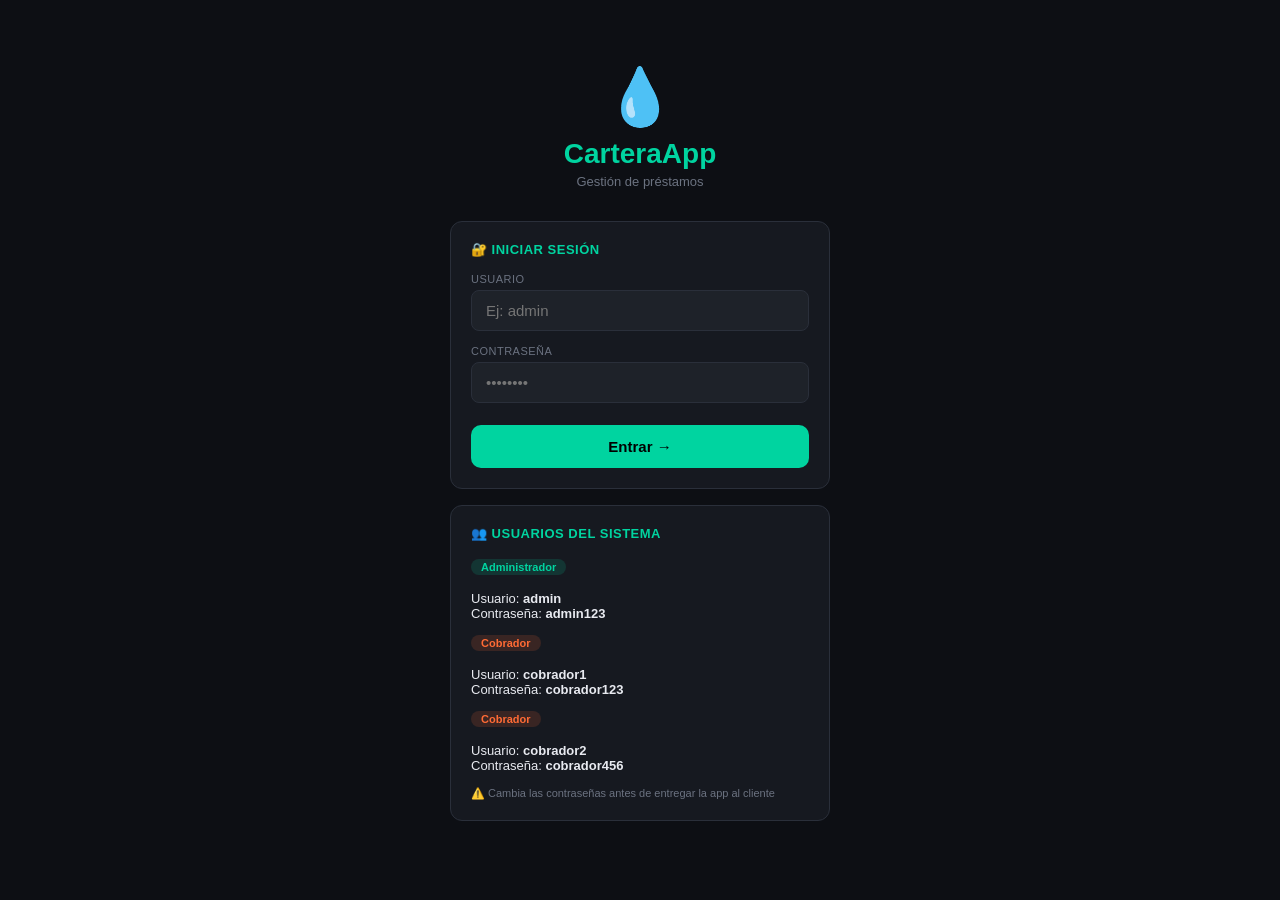
<file: index.html>
<!DOCTYPE html>
<html lang="es">
<head>
  <meta charset="UTF-8">
  <meta name="viewport" content="width=device-width, initial-scale=1.0">
  <title>CarteraApp – Nuevo Préstamo</title>

  <!-- Conectamos el archivo CSS externo -->
  <link rel="stylesheet" href="style.css">
  <link rel="manifest" href="manifest.json">
<meta name="theme-color" content="#00d4a0">
</head>

<body>

  <!-- ENCABEZADO -->
  <div class="header">
    <h1>💧 CarteraApp</h1>
    <span class="header-sub">Nuevo préstamo</span>
  </div>

  <div class="container">

    <!-- FORMULARIO -->
    <div class="card">
      <h2>💰 Registrar préstamo</h2>

      <div class="campo">
        <label>Nombre del cliente</label>
        <input type="text" id="nombreCliente" placeholder="Ej: María González">
      </div>

      <div class="campo">
        <label>Teléfono</label>
        <input type="tel" id="telefono" placeholder="Ej: 311 234 5678">
      </div>

      <div class="campo">
        <label>Dirección / Barrio</label>
        <input type="text" id="direccion" placeholder="Ej: Cra 15 #42-10, Barrio Cuba">
      </div>

      <div class="campo">
        <label>Monto del préstamo ($)</label>
        <input type="number" id="monto" placeholder="Ej: 500000" oninput="calcular()">
      </div>

      <div class="campo">
        <label>Plazo (días)</label>
        <input type="number" id="plazo" placeholder="Ej: 30" oninput="calcular()">
      </div>

      <div class="campo">
        <label>Tasa de interés mensual (%)</label>
        <input type="number" id="tasa" placeholder="Ej: 5" oninput="calcular()">
      </div>

      <!-- CALCULADORA -->
      <div class="resultado-box">
        <div class="resultado-fila">
          <span class="etiqueta">Monto prestado</span>
          <span class="valor" id="r-monto">—</span>
        </div>
        <div class="resultado-fila">
          <span class="etiqueta">Interés generado</span>
          <span class="valor naranja" id="r-interes">—</span>
        </div>
        <div class="resultado-fila">
          <span class="etiqueta">Total a devolver</span>
          <span class="valor verde" id="r-total">—</span>
        </div>
        <div class="resultado-fila">
          <span class="etiqueta">Cuota diaria</span>
          <span class="valor grande" id="r-cuota">—</span>
        </div>
      </div>

      <button class="btn btn-verde" onclick="guardarPrestamo()">
        Guardar préstamo →
      </button>

      <div class="mensaje mensaje-exito" id="mensajeExito">
        ✅ ¡Préstamo guardado correctamente!
      </div>
    </div>

    <!-- LISTA DE PRÉSTAMOS -->
    <div class="card">
      <h2>📋 Préstamos registrados</h2>
      <div id="listaPrestamos">
        <div class="vacio">
          <div class="vacio-icono">📭</div>
          Aún no hay préstamos guardados
        </div>
      </div>
    </div>

  </div>

  <!-- MENÚ INFERIOR DE NAVEGACIÓN -->
  <nav class="menu-inferior">
  <a href="index.html" class="menu-item activo">
    <span class="icono">💰</span>
    Préstamos
  </a>
  <a href="cobros.html" class="menu-item">
    <span class="icono">📅</span>
    Cobros
  </a>
  <a href="reportes.html" class="menu-item">
    <span class="icono">📈</span>
    Reportes
  </a>
  <a href="cobradores.html" class="menu-item">
    <span class="icono">👷</span>
    Equipo
  </a>
</nav>

  <script>
    var sesion = JSON.parse(localStorage.getItem('sesion') || 'null');
if (!sesion) window.location.href = 'login.html';
if (sesion && sesion.rol !== 'admin') window.location.href = 'cobros.html';
    function calcular() {
      var monto = parseFloat(document.getElementById('monto').value) || 0;
      var plazo = parseFloat(document.getElementById('plazo').value) || 0;
      var tasa  = parseFloat(document.getElementById('tasa').value)  || 0;

      var interes = monto * (tasa / 100);
      var total   = monto + interes;
      var cuota   = plazo > 0 ? total / plazo : 0;

      document.getElementById('r-monto').textContent   = formatoPeso(monto);
      document.getElementById('r-interes').textContent = formatoPeso(interes);
      document.getElementById('r-total').textContent   = formatoPeso(total);
      document.getElementById('r-cuota').textContent   = formatoPeso(cuota);
    }

    function formatoPeso(numero) {
      if (numero === 0) return '—';
      return '$' + Math.round(numero).toLocaleString('es-CO');
    }

    function guardarPrestamo() {
      var nombre    = document.getElementById('nombreCliente').value.trim();
      var tel       = document.getElementById('telefono').value.trim();
      var direccion = document.getElementById('direccion').value.trim();
      var monto     = parseFloat(document.getElementById('monto').value) || 0;
      var plazo     = parseFloat(document.getElementById('plazo').value) || 0;
      var tasa      = parseFloat(document.getElementById('tasa').value)  || 0;

      if (nombre === '') { alert('Escribe el nombre del cliente.'); return; }
      if (monto <= 0 || plazo <= 0 || tasa <= 0) { alert('Completa monto, plazo y tasa.'); return; }

      var interes = monto * (tasa / 100);
      var total   = monto + interes;
      var cuota   = total / plazo;

      // Cada préstamo tiene un ID único basado en la fecha exacta
      var nuevoPrestamo = {
        id:        Date.now(),
        nombre:    nombre,
        telefono:  tel,
        direccion: direccion,
        monto:     monto,
        plazo:     plazo,
        tasa:      tasa,
        total:     total,
        cuota:     cuota,
        pagos:     0,        // cuántas cuotas ha pagado
        fecha:     new Date().toLocaleDateString('es-CO')
      };

      var listado = obtenerPrestamos();
      listado.push(nuevoPrestamo);
      localStorage.setItem('prestamos', JSON.stringify(listado));

      // Mostrar éxito y limpiar
      var msg = document.getElementById('mensajeExito');
      msg.style.display = 'block';
      setTimeout(function() { msg.style.display = 'none'; }, 3000);

      document.getElementById('nombreCliente').value = '';
      document.getElementById('telefono').value = '';
      document.getElementById('direccion').value = '';
      document.getElementById('monto').value = '';
      document.getElementById('plazo').value = '';
      document.getElementById('tasa').value = '';
      document.getElementById('r-monto').textContent   = '—';
      document.getElementById('r-interes').textContent = '—';
      document.getElementById('r-total').textContent   = '—';
      document.getElementById('r-cuota').textContent   = '—';

      mostrarPrestamos();
    }

    // Función reutilizable para leer préstamos guardados
    function obtenerPrestamos() {
      var guardados = localStorage.getItem('prestamos');
      return guardados ? JSON.parse(guardados) : [];
    }

    function mostrarPrestamos() {
      var listado    = obtenerPrestamos();
      var contenedor = document.getElementById('listaPrestamos');

      if (listado.length === 0) {
        contenedor.innerHTML = '<div class="vacio"><div class="vacio-icono">📭</div>Aún no hay préstamos guardados</div>';
        return;
      }

      var html = '';
      for (var i = 0; i < listado.length; i++) {
        var p = listado[i];
        var pagosRestantes = p.plazo - p.pagos;
        html += '<div class="lista-item">';
        html +=   '<div>';
        html +=     '<div class="lista-item-nombre">' + p.nombre + '</div>';
        html +=     '<div class="lista-item-detalle">📍 ' + p.direccion + '</div>';
        html +=     '<div class="lista-item-detalle">' + formatoPeso(p.monto) + ' · ' + p.tasa + '% · ' + p.plazo + ' días</div>';
        html +=     '<div class="lista-item-detalle">📅 ' + p.fecha + ' · Faltan ' + pagosRestantes + ' cuotas</div>';
        html +=   '</div>';
        html +=   '<div class="lista-item-derecha">';
        html +=     '<div class="lista-item-monto">' + formatoPeso(p.cuota) + '<small>cuota diaria</small></div>';
        html +=   '</div>';
        html += '</div>';
      }
      contenedor.innerHTML = html;
    }

    mostrarPrestamos();
  </script>
<script>
  if ('serviceWorker' in navigator) {
  navigator.serviceWorker.register('./sw.js');
  }
</script>
</body>
</html>
</file>
<file: style.css>
/* =============================================
   CARTERA APP - Estilos globales
   Este archivo lo usan TODAS las páginas
============================================= */

* {
  box-sizing: border-box;
  margin: 0;
  padding: 0;
}

body {
  font-family: Arial, sans-serif;
  background: #0d0f14;
  color: #e8eaf0;
  min-height: 100vh;
  padding-bottom: 80px; /* espacio para el menú inferior */
}

/* =============================================
   ENCABEZADO SUPERIOR
============================================= */
.header {
  background: #161920;
  border-bottom: 2px solid #00d4a0;
  padding: 16px 20px;
  display: flex;
  align-items: center;
  justify-content: space-between;
  position: sticky;
  top: 0;
  z-index: 10;
}

.header h1 {
  font-size: 18px;
  color: #00d4a0;
  display: flex;
  align-items: center;
  gap: 8px;
}

.header-sub {
  font-size: 12px;
  color: #6b7280;
}

/* =============================================
   CONTENEDOR PRINCIPAL
============================================= */
.container {
  max-width: 480px;
  margin: 0 auto;
  padding: 20px 16px;
}

/* =============================================
   TARJETAS
============================================= */
.card {
  background: #161920;
  border: 1px solid #2a2f3a;
  border-radius: 12px;
  padding: 20px;
  margin-bottom: 16px;
}

.card h2 {
  font-size: 13px;
  color: #00d4a0;
  margin-bottom: 16px;
  text-transform: uppercase;
  letter-spacing: 0.5px;
}

/* =============================================
   CAMPOS DE FORMULARIO
============================================= */
.campo {
  margin-bottom: 14px;
}

.campo label {
  display: block;
  font-size: 11px;
  color: #6b7280;
  text-transform: uppercase;
  letter-spacing: 0.5px;
  margin-bottom: 5px;
}

.campo input,
.campo select {
  width: 100%;
  background: #1e2229;
  border: 1px solid #2a2f3a;
  border-radius: 8px;
  padding: 11px 14px;
  color: #e8eaf0;
  font-size: 15px;
  outline: none;
  transition: border-color 0.2s;
}

.campo input:focus,
.campo select:focus {
  border-color: #00d4a0;
}

/* =============================================
   BOTONES
============================================= */
.btn {
  width: 100%;
  border: none;
  border-radius: 10px;
  padding: 13px;
  font-size: 15px;
  font-weight: 700;
  cursor: pointer;
  transition: background 0.2s;
  font-family: Arial, sans-serif;
}

.btn-verde {
  background: #00d4a0;
  color: #000;
}

.btn-verde:hover {
  background: #00f0b8;
}

.btn-gris {
  background: #1e2229;
  color: #e8eaf0;
  border: 1px solid #2a2f3a;
}

/* =============================================
   CAJA DE RESULTADO / CALCULADORA
============================================= */
.resultado-box {
  background: #1e2229;
  border: 1px solid #2a2f3a;
  border-radius: 10px;
  padding: 16px;
  margin: 12px 0;
}

.resultado-fila {
  display: flex;
  justify-content: space-between;
  align-items: center;
  padding: 7px 0;
  border-bottom: 1px solid #2a2f3a;
  font-size: 13px;
}

.resultado-fila:last-child {
  border-bottom: none;
  padding-top: 10px;
}

.resultado-fila .etiqueta { color: #6b7280; }
.resultado-fila .valor { font-weight: 700; }

.valor.verde   { color: #00d4a0; }
.valor.naranja { color: #ff6b35; }
.valor.rojo    { color: #ff4560; }
.valor.amarillo{ color: #f5c842; }
.valor.grande  { font-size: 20px; color: #00d4a0; }

/* =============================================
   PILLS / ETIQUETAS DE ESTADO
============================================= */
.pill {
  display: inline-block;
  padding: 3px 10px;
  border-radius: 20px;
  font-size: 11px;
  font-weight: 700;
}

.pill-verde   { background: rgba(0,212,160,.15); color: #00d4a0; }
.pill-rojo    { background: rgba(255,69,96,.15);  color: #ff4560; }
.pill-amarillo{ background: rgba(245,200,66,.15); color: #f5c842; }

/* =============================================
   MENSAJE DE ÉXITO / ERROR
============================================= */
.mensaje {
  border-radius: 10px;
  padding: 14px;
  text-align: center;
  font-weight: 600;
  margin-top: 12px;
  display: none;
}

.mensaje-exito {
  background: rgba(0,212,160,.1);
  border: 1px solid #00d4a0;
  color: #00d4a0;
}

.mensaje-error {
  background: rgba(255,69,96,.1);
  border: 1px solid #ff4560;
  color: #ff4560;
}

/* =============================================
   MENÚ INFERIOR (navegación entre páginas)
============================================= */
.menu-inferior {
  position: fixed;
  bottom: 0;
  left: 0;
  right: 0;
  background: #161920;
  border-top: 1px solid #2a2f3a;
  display: flex;
  justify-content: space-around;
  padding: 10px 0 14px;
  z-index: 10;
}

.menu-item {
  display: flex;
  flex-direction: column;
  align-items: center;
  gap: 3px;
  text-decoration: none;
  color: #6b7280;
  font-size: 10px;
  font-weight: 600;
  transition: color 0.2s;
}

.menu-item span.icono {
  font-size: 22px;
}

.menu-item.activo {
  color: #00d4a0;
}

/* =============================================
   ITEMS DE LISTA (préstamos, cobros, etc)
============================================= */
.lista-item {
  background: #1e2229;
  border: 1px solid #2a2f3a;
  border-radius: 10px;
  padding: 14px 16px;
  margin-bottom: 10px;
  display: flex;
  justify-content: space-between;
  align-items: center;
}

.lista-item-nombre {
  font-weight: 700;
  font-size: 15px;
  margin-bottom: 3px;
}

.lista-item-detalle {
  font-size: 12px;
  color: #6b7280;
  margin-bottom: 2px;
}

.lista-item-derecha {
  text-align: right;
  flex-shrink: 0;
  margin-left: 12px;
}

.lista-item-monto {
  font-size: 18px;
  font-weight: 700;
  color: #00d4a0;
}

.lista-item-monto small {
  display: block;
  font-size: 10px;
  color: #6b7280;
  font-weight: 400;
}

/* =============================================
   VACÍO (cuando no hay datos)
============================================= */
.vacio {
  text-align: center;
  color: #6b7280;
  padding: 30px 20px;
  font-size: 14px;
}

.vacio .vacio-icono {
  font-size: 40px;
  margin-bottom: 10px;
}

/* =============================================
   KPI (tarjetas de resumen numérico)
============================================= */
.kpi-grid {
  display: grid;
  grid-template-columns: 1fr 1fr;
  gap: 10px;
  margin-bottom: 16px;
}

.kpi {
  background: #161920;
  border: 1px solid #2a2f3a;
  border-radius: 10px;
  padding: 14px;
}

.kpi-label {
  font-size: 10px;
  color: #6b7280;
  text-transform: uppercase;
  letter-spacing: 0.5px;
  margin-bottom: 6px;
}

.kpi-valor {
  font-size: 20px;
  font-weight: 700;
}

.kpi-valor.verde   { color: #00d4a0; }
.kpi-valor.rojo    { color: #ff4560; }
.kpi-valor.amarillo{ color: #f5c842; }
.kpi-valor.naranja { color: #ff6b35; }
</file>
